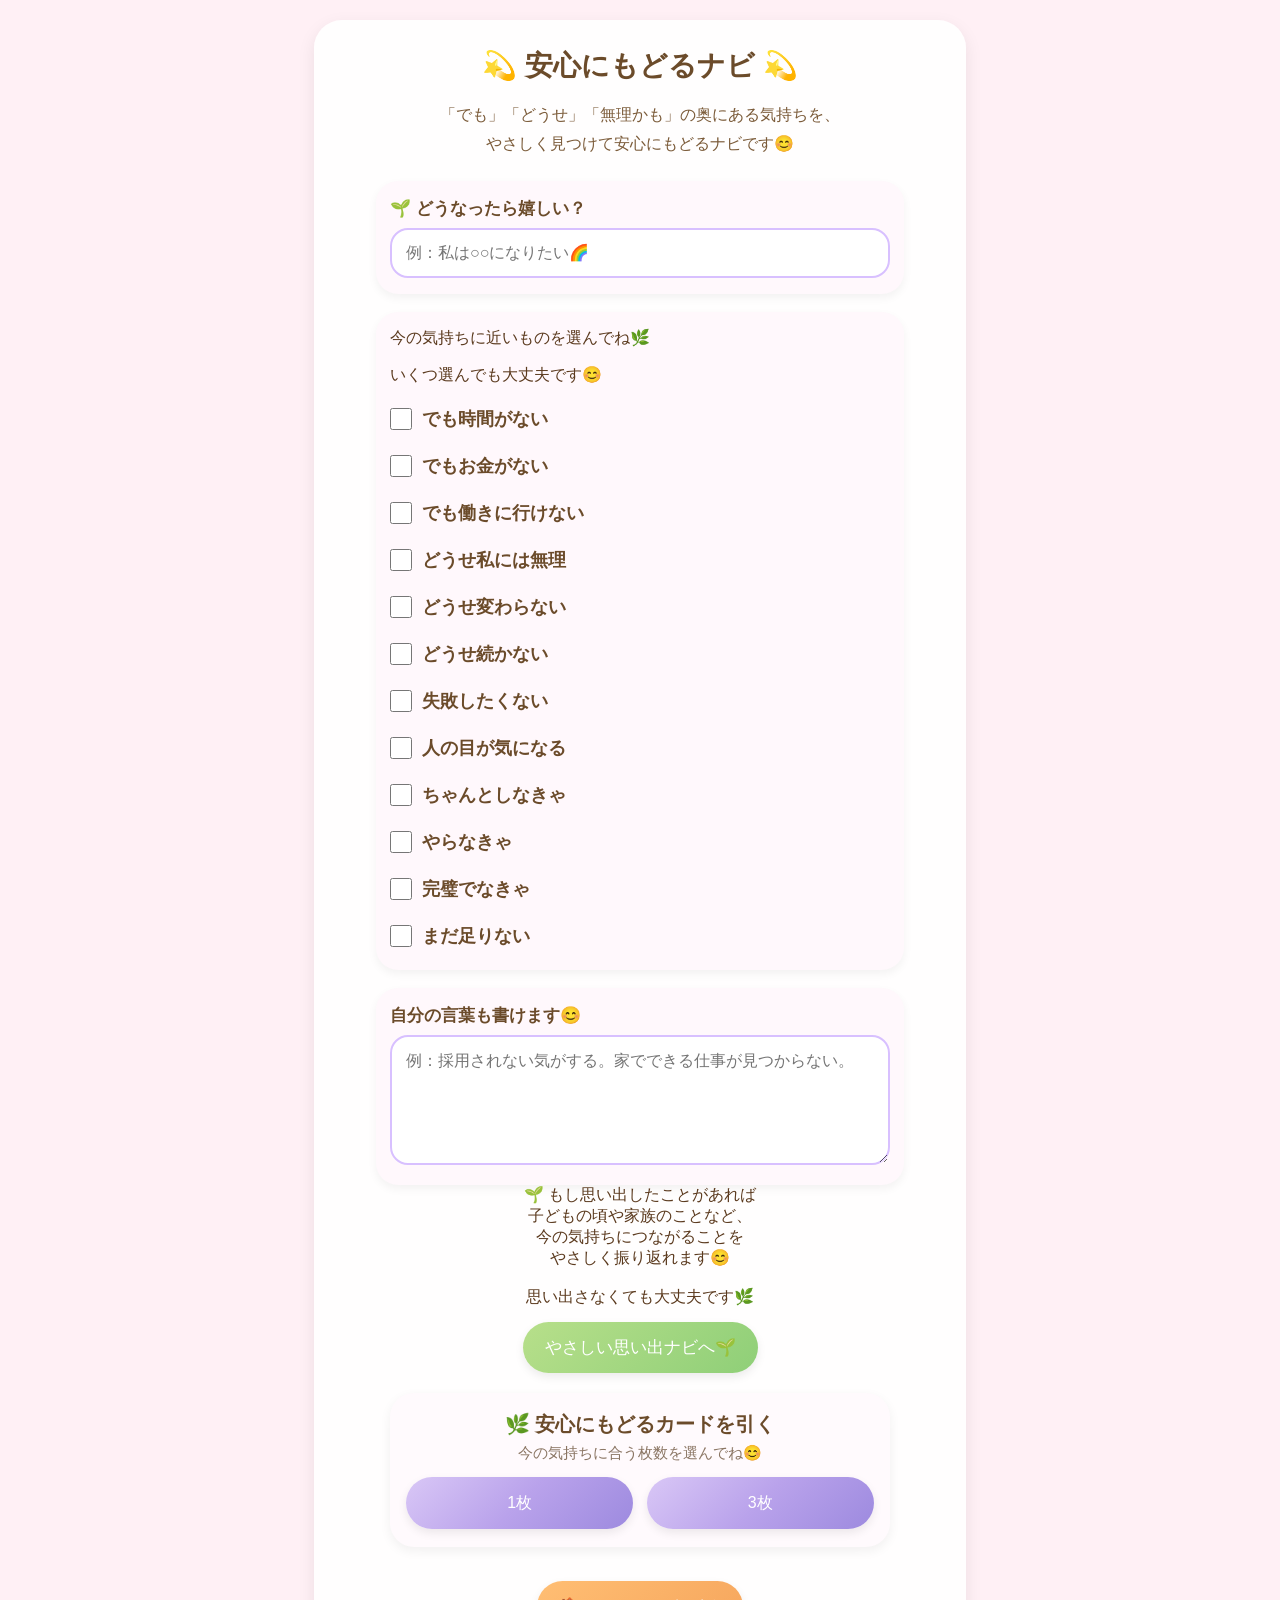
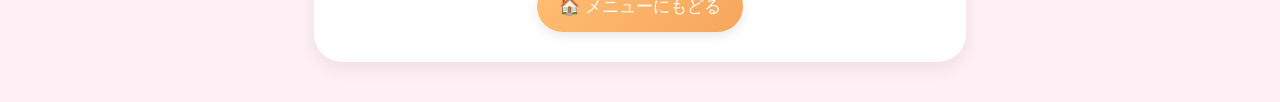
<file: boss-anshin.html>
<!DOCTYPE html>
<html lang="ja">
<head>
  <meta charset="UTF-8">

  <meta
    name="viewport"
    content="width=device-width, initial-scale=1.0"
  >

  <title>AI×タロット＆思い込みカード｜私にもどる総合ワークアプリ</title>

  <link
    rel="stylesheet"
    href="boss-anshin.css"
  >
</head>

<body>

  <div class="main-card">

    <!-- 入力画面 -->
    <div id="inputScreen">

      <h1>💫 安心にもどるナビ 💫</h1>

      <p class="desc">
        「でも」「どうせ」「無理かも」の奥にある気持ちを、<br>
        やさしく見つけて安心にもどるナビです😊
      </p>


      <div class="input-box">

        <label for="theme">
          🌱 どうなったら嬉しい？
        </label>

        <input
          id="theme"
          type="text"
          placeholder="例：私は○○になりたい🌈"
        >

      </div>


      <div class="input-box">

        <div class="input-title">
          今の気持ちに近いものを選んでね🌿
        </div>

        <p class="input-note">
          いくつ選んでも大丈夫です😊
        </p>

        <div class="check-list">

          <label class="check-item">
            <input
              type="checkbox"
              class="block-check"
              value="でも時間がない"
            >
            <span>でも時間がない</span>
          </label>

          <label class="check-item">
            <input
              type="checkbox"
              class="block-check"
              value="でもお金がない"
            >
            <span>でもお金がない</span>
          </label>

          <label class="check-item">
            <input
              type="checkbox"
              class="block-check"
              value="でも働きに行けない"
            >
            <span>でも働きに行けない</span>
          </label>

          <label class="check-item">
            <input
              type="checkbox"
              class="block-check"
              value="どうせ私には無理"
            >
            <span>どうせ私には無理</span>
          </label>

          <label class="check-item">
            <input
              type="checkbox"
              class="block-check"
              value="どうせ変わらない"
            >
            <span>どうせ変わらない</span>
          </label>

          <label class="check-item">
            <input
              type="checkbox"
              class="block-check"
              value="どうせ続かない"
            >
            <span>どうせ続かない</span>
          </label>

          <label class="check-item">
            <input
              type="checkbox"
              class="block-check"
              value="失敗したくない"
            >
            <span>失敗したくない</span>
          </label>

          <label class="check-item">
            <input
              type="checkbox"
              class="block-check"
              value="人の目が気になる"
            >
            <span>人の目が気になる</span>
          </label>

          <label class="check-item">
            <input
              type="checkbox"
              class="block-check"
              value="ちゃんとしなきゃ"
            >
            <span>ちゃんとしなきゃ</span>
          </label>

          <label class="check-item">
            <input
              type="checkbox"
              class="block-check"
              value="やらなきゃ"
            >
            <span>やらなきゃ</span>
          </label>

          <label class="check-item">
            <input
              type="checkbox"
              class="block-check"
              value="完璧でなきゃ"
            >
            <span>完璧でなきゃ</span>
          </label>

          <label class="check-item">
            <input
              type="checkbox"
              class="block-check"
              value="まだ足りない"
            >
            <span>まだ足りない</span>
          </label>

        </div>

      </div>


      <div class="input-box">

        <label for="customBlocks">
          自分の言葉も書けます😊
        </label>

        <textarea
          id="customBlocks"
          placeholder="例：採用されない気がする。家でできる仕事が見つからない。"
        ></textarea>

      </div>


      <!-- チェック項目と自由入力をまとめて入れる場所 -->
      <textarea
        id="blocks"
        class="hidden"
        aria-hidden="true"
      ></textarea>


      <!-- 思い出ナビ -->
      <div class="memory-link-box">

        <div class="memory-link-title">
          🌱 もし思い出したことがあれば
        </div>

        <div class="memory-link-text">
          子どもの頃や家族のことなど、<br>
          今の気持ちにつながることを<br>
          やさしく振り返れます😊
          <br><br>
          思い出さなくても大丈夫です🌿
        </div>

        <div
          id="memorySavedNote"
          class="memory-saved-note hidden"
        >
          🌈 思い出したことが保存されています
        </div>

        <button
          class="memory-btn"
          onclick="goToMemory()"
        >
          やさしい思い出ナビへ🌱
        </button>

      </div>


      <!-- カードを引く -->
      <div class="draw-area">

        <div class="draw-title">
          🌿 安心にもどるカードを引く
        </div>

        <p class="draw-note">
          今の気持ちに合う枚数を選んでね😊
        </p>

        <div class="draw-buttons">

          <button
            class="boss-btn"
            onclick="startDrawOne()"
          >
            1枚
          </button>

          <button
            class="boss-btn"
            onclick="startDrawThree()"
          >
            3枚
          </button>

        </div>

      </div>


      <div class="button-group">

        <button
          class="back-btn"
          onclick="location.href='index.html'"
        >
          🏠 メニューにもどる
        </button>

      </div>

    </div>


    <!-- カード結果画面 -->
    <div
      id="cardScreen"
      class="hidden"
    >

      <h1>🌈 安心にもどるカード 🌈</h1>

      <p class="desc">
        今のあなたに出てきたカードを<br>
        やさしく眺めてみてね😊
      </p>


      <div
        id="cardsArea"
        class="cards-area"
      ></div>


      <button
        id="copyBtn"
        class="copy-btn"
        onclick="copyPrompt()"
        disabled
      >
        🐶 チャッピーGPTへ送る文章をコピー
      </button>


      <p class="note">
        AIの答えは絶対ではなく、<br>
        今の自分をやさしく整理するためのヒントです🌿
      </p>


      <div class="button-group">

        <button
          class="back-btn"
          onclick="backToInput()"
        >
          ↩️ 入力画面に戻る
        </button>

        <button
          class="back-btn"
          onclick="location.href='index.html'"
        >
          🏠 メニューにもどる
        </button>

      </div>

    </div>

  </div>


  <script src="boss-anshin.js"></script>


  <script>
    /* 選んだ気持ちと自由入力をまとめる */
    function collectBlocks(){
      const selected = [];

      document
        .querySelectorAll(".block-check:checked")
        .forEach((checkbox) => {
          selected.push(checkbox.value);
        });

      const customText =
        document
          .getElementById("customBlocks")
          .value
          .trim();

      if(customText){
        selected.push(customText);
      }

      const blocksText = selected.join("\n");

      document.getElementById("blocks").value =
        blocksText;

      return blocksText;
    }


    /* 現在の入力内容を保存する */
    function saveAnshinInputs(){
      const theme =
        document
          .getElementById("theme")
          .value;

      const customBlocks =
        document
          .getElementById("customBlocks")
          .value;

      const selectedBlocks = [];

      document
        .querySelectorAll(".block-check:checked")
        .forEach((checkbox) => {
          selectedBlocks.push(checkbox.value);
        });

      localStorage.setItem(
        "anshinTheme",
        theme
      );

      localStorage.setItem(
        "anshinCustomBlocks",
        customBlocks
      );

      localStorage.setItem(
        "anshinSelectedBlocks",
        JSON.stringify(selectedBlocks)
      );

      collectBlocks();
    }


    /* 保存した入力内容を復元する */
    function loadAnshinInputs(){
      const savedTheme =
        localStorage.getItem("anshinTheme") || "";

      const savedCustomBlocks =
        localStorage.getItem("anshinCustomBlocks") || "";

      let savedSelectedBlocks = [];

      try{
        savedSelectedBlocks =
          JSON.parse(
            localStorage.getItem("anshinSelectedBlocks") ||
            "[]"
          );
      }catch(error){
        savedSelectedBlocks = [];
      }

      document.getElementById("theme").value =
        savedTheme;

      document.getElementById("customBlocks").value =
        savedCustomBlocks;

      document
        .querySelectorAll(".block-check")
        .forEach((checkbox) => {
          checkbox.checked =
            savedSelectedBlocks.includes(checkbox.value);
        });

      collectBlocks();
    }


    /* 思い出ナビへ進む */
    function goToMemory(){
  saveAnshinInputs();

  sessionStorage.setItem(
    "returnFromMemory",
    "true"
  );

  location.href = "omoide.html";
    }


    /* 思い出が保存されているか表示する */
    function updateMemorySavedNote(){
      const memoryChecks =
        localStorage.getItem("memoryChecks");

      const memoryText =
        (
          localStorage.getItem("memoryText") ||
          ""
        ).trim();

      let hasMemoryChecks = false;

      try{
        const parsedChecks =
          JSON.parse(memoryChecks || "[]");

        hasMemoryChecks =
          Array.isArray(parsedChecks) &&
          parsedChecks.length > 0;
      }catch(error){
        hasMemoryChecks = false;
      }

      const note =
        document.getElementById("memorySavedNote");

      if(hasMemoryChecks || memoryText){
        note.classList.remove("hidden");
      }else{
        note.classList.add("hidden");
      }
    }


    /* カードを引く前の確認 */
    function validateInputs(){
      const theme =
        document
          .getElementById("theme")
          .value
          .trim();

      const blocks = collectBlocks();

      if(!theme){
        alert("どうなったら嬉しいか入れてね😊");
        return false;
      }

      if(!blocks){
        alert(
          "今の気持ちに近いものを選ぶか、自分の言葉を入れてね🌿"
        );

        return false;
      }

      saveAnshinInputs();

      return true;
    }


    /* カード結果画面を開く */
    function openCardScreen(){
      document
        .getElementById("inputScreen")
        .classList
        .add("hidden");

      document
        .getElementById("cardScreen")
        .classList
        .remove("hidden");

      window.scrollTo({
        top:0,
        behavior:"smooth"
      });
    }


    function startDrawOne(){
      if(!validateInputs()){
        return;
      }

      openCardScreen();
      drawBossOne();
    }


    function startDrawThree(){
      if(!validateInputs()){
        return;
      }

      openCardScreen();
      drawBossThree();
    }


    function backToInput(){
      document
        .getElementById("cardScreen")
        .classList
        .add("hidden");

      document
        .getElementById("inputScreen")
        .classList
        .remove("hidden");

      window.scrollTo({
        top:0,
        behavior:"smooth"
      });
    }


    /* ページを開いたときの処理 */
window.addEventListener(
  "DOMContentLoaded",
  () => {
    const returnFromMemory =
      sessionStorage.getItem("returnFromMemory") === "true";

    if(returnFromMemory){
      loadAnshinInputs();
      sessionStorage.removeItem("returnFromMemory");
    }else{
      clearAnshinInputs();
    }

    updateMemorySavedNote();

    const themeInput =
      document.getElementById("theme");

    const customBlocksInput =
      document.getElementById("customBlocks");

    themeInput.addEventListener(
      "input",
      saveAnshinInputs
    );

    customBlocksInput.addEventListener(
      "input",
      saveAnshinInputs
    );

    document
      .querySelectorAll(".block-check")
      .forEach((checkbox) => {
        checkbox.addEventListener(
          "change",
          saveAnshinInputs
        );
      });
  }
);

/* 前回の安心ナビ入力を消す */
function clearAnshinInputs(){
  document.getElementById("theme").value = "";
  document.getElementById("customBlocks").value = "";
  document.getElementById("blocks").value = "";

  document
    .querySelectorAll(".block-check")
    .forEach((checkbox) => {
      checkbox.checked = false;
    });

  localStorage.removeItem("anshinTheme");
  localStorage.removeItem("anshinCustomBlocks");
  localStorage.removeItem("anshinSelectedBlocks");
  localStorage.removeItem("memoryChecks");
  localStorage.removeItem("memoryText");
}
    
  </script>

</body>
</html>
</file>
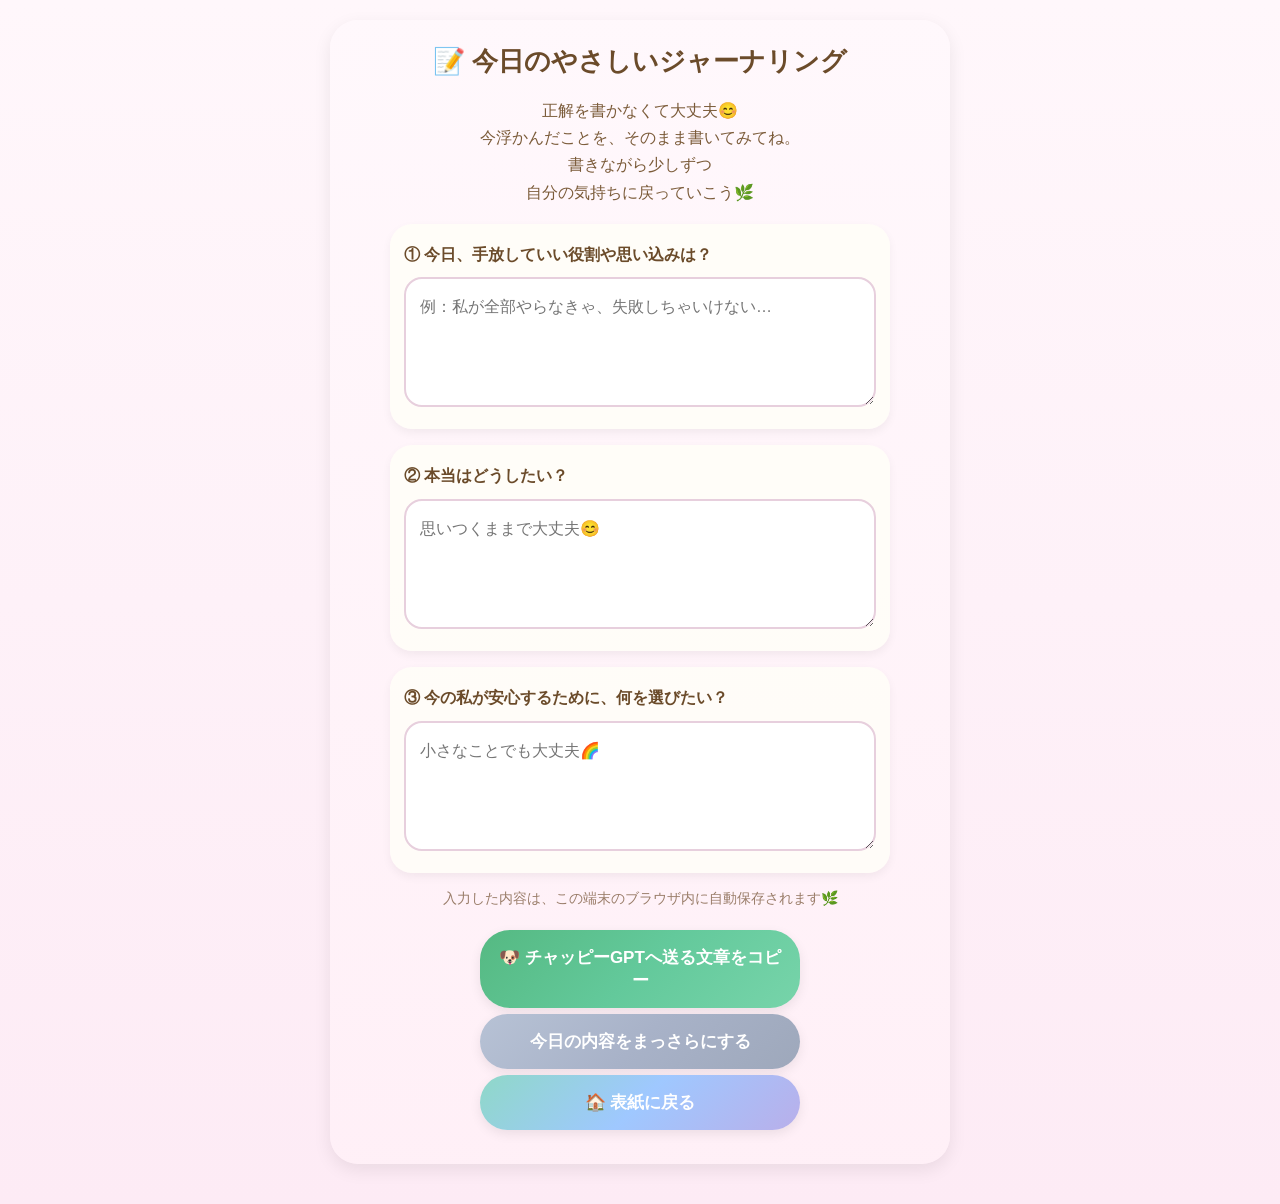
<file: journal.html>
<!DOCTYPE html>
<html lang="ja">
<head>
  <meta charset="UTF-8">
  <meta name="viewport" content="width=device-width, initial-scale=1.0">

  <title>やさしいジャーナリング｜私にもどる総合ワークアプリ</title>

  <link rel="stylesheet" href="bossindex.css">

  <style>
    .journal-title{
      margin:0 0 18px;
      font-size:clamp(17px, 4.5vw, 26px);
      line-height:1.35;
      white-space:nowrap;
    }

    .journal-intro{
      width:92%;
      max-width:500px;
      margin:0 auto 18px;
      color:#7b5b39;
      font-size:16px;
      line-height:1.7;
    }

    .journal-box{
      width:92%;
      max-width:500px;
      margin:16px auto 0;
      padding:18px 14px;
      background:rgba(255,253,248,0.96);
      border-radius:22px;
      box-shadow:0 4px 10px rgba(0,0,0,0.05);
      text-align:left;
    }

    .journal-label{
      display:block;
      margin:0 0 10px;
      color:#6b4b2a;
      font-size:16px;
      font-weight:bold;
      line-height:1.6;
    }

    textarea{
      width:100%;
      min-height:130px;
      resize:vertical;
      border:2px solid #e7cfdd;
      border-radius:18px;
      padding:14px;
      background:#fff;
      color:#5b3a1e;
      font-family:inherit;
      font-size:16px;
      line-height:1.7;
      outline:none;
    }

    textarea:focus{
      border-color:#b9a7df;
      box-shadow:0 0 0 3px rgba(185,167,223,0.15);
    }

    .small-note{
      width:92%;
      max-width:500px;
      margin:14px auto 0;
      color:#9a7d69;
      font-size:14px;
      line-height:1.7;
    }

    .journal-actions{
      margin-top:20px;
    }

    .btn-copy{
      background:linear-gradient(
        135deg,
        #5fbd8a,
        #66c99b,
        #78d0a5
      );
      color:#ffffff;
    }

    .btn-chappy-copy{
      background:linear-gradient(
        135deg,
        #55b982,
        #63c99b,
        #77d4aa
      );
      color:#ffffff;
    }

    .btn-reset{
      background:linear-gradient(
        135deg,
        #b7c2d5,
        #a8b2c8,
        #9ea8bb
      );
    }

    .btn-back{
      background:linear-gradient(
        135deg,
        #8fd8c8,
        #9fc8ff,
        #b9afea
      );
    }

    @media (max-width:480px){
      .journal-intro,
      .journal-box,
      .small-note{
        width:94%;
      }

      textarea{
        min-height:115px;
        font-size:15px;
      }
    }
  </style>
</head>

<body>

  <div class="main-card">

    <h1 class="journal-title">📝 今日のやさしいジャーナリング</h1>

    <p class="journal-intro">
      正解を書かなくて大丈夫😊<br>
      今浮かんだことを、そのまま書いてみてね。<br>
      書きながら少しずつ<br>
      自分の気持ちに戻っていこう🌿
    </p>

    <div class="journal-box">
      <label class="journal-label" for="journal1">
        ① 今日、手放していい役割や思い込みは？
      </label>
      <textarea
        id="journal1"
        placeholder="例：私が全部やらなきゃ、失敗しちゃいけない…"
      ></textarea>
    </div>

    <div class="journal-box">
      <label class="journal-label" for="journal2">
        ② 本当はどうしたい？
      </label>
      <textarea
        id="journal2"
        placeholder="思いつくままで大丈夫😊"
      ></textarea>
    </div>

    <div class="journal-box">
      <label class="journal-label" for="journal3">
        ③ 今の私が安心するために、何を選びたい？
      </label>
      <textarea
        id="journal3"
        placeholder="小さなことでも大丈夫🌈"
      ></textarea>
    </div>

    <p class="small-note">
      入力した内容は、この端末のブラウザ内に自動保存されます🌿
    </p>

    <div class="journal-actions">
      <button class="btn-chappy-copy" onclick="copyAndOpenChappy()">
        🐶 チャッピーGPTへ送る文章をコピー
      </button>

      <button class="btn-reset" onclick="resetJournal()">
        今日の内容をまっさらにする
      </button>

      <button class="btn-back" onclick="location.href='index.html'">
        🏠 表紙に戻る
      </button>
    </div>

  </div>

  <script>
    const journalIds = ["journal1", "journal2", "journal3"];

    window.addEventListener("DOMContentLoaded", () => {
      journalIds.forEach(id => {
        const el = document.getElementById(id);
        el.value = localStorage.getItem("set_" + id) || "";

        el.addEventListener("input", () => {
          localStorage.setItem("set_" + id, el.value);
        });
      });
    });

    function buildJournalText(){
      const j1 = document.getElementById("journal1").value.trim();
      const j2 = document.getElementById("journal2").value.trim();
      const j3 = document.getElementById("journal3").value.trim();

      if(!j1 && !j2 && !j3){
        return "";
      }

      return `【今日のやさしいジャーナリング】

① 今日、手放していい役割や思い込みは？
${j1 || "（未入力）"}

② 本当はどうしたい？
${j2 || "（未入力）"}

③ 今の私が安心するために、何を選びたい？
${j3 || "（未入力）"}

この内容を、責めたり決めつけたりせず
今の私の気持ちをやさしく整理してください🌿`;
    }

    function copyJournal(){
      const text = buildJournalText();

      if(!text){
        alert("まずは今の気持ちを書いてみてね😊");
        return;
      }

      navigator.clipboard.writeText(text)
        .then(() => alert("コピーしたよ🐾"))
        .catch(() => alert("コピーできなかったので、もう一度試してね😊"));
    }

    function copyAndOpenChappy(){
      const text = buildJournalText();

      if(!text){
        alert("まずは今の気持ちを書いてみてね😊");
        return;
      }

      const chappyGptUrl =
        "https://chatgpt.com/g/g-6a521739bdc08191be5387b1993ba520-tiyatuhigpt";

      navigator.clipboard.writeText(text)
        .then(() => {
          alert("コピーしたよ🐾\nチャッピーGPTを開くね😊");
          window.open(chappyGptUrl, "_blank", "noopener,noreferrer");
        })
        .catch(() => alert("コピーできなかったので、もう一度試してね😊"));
    }

    function resetJournal(){
      const ok = confirm("今日のジャーナリングをまっさらにする？");
      if(!ok) return;

      journalIds.forEach(id => {
        const el = document.getElementById(id);
        el.value = "";
        localStorage.removeItem("set_" + id);
      });

      alert("まっさらにしたよ🌿");
    }
  </script>

</body>
</html>
</file>
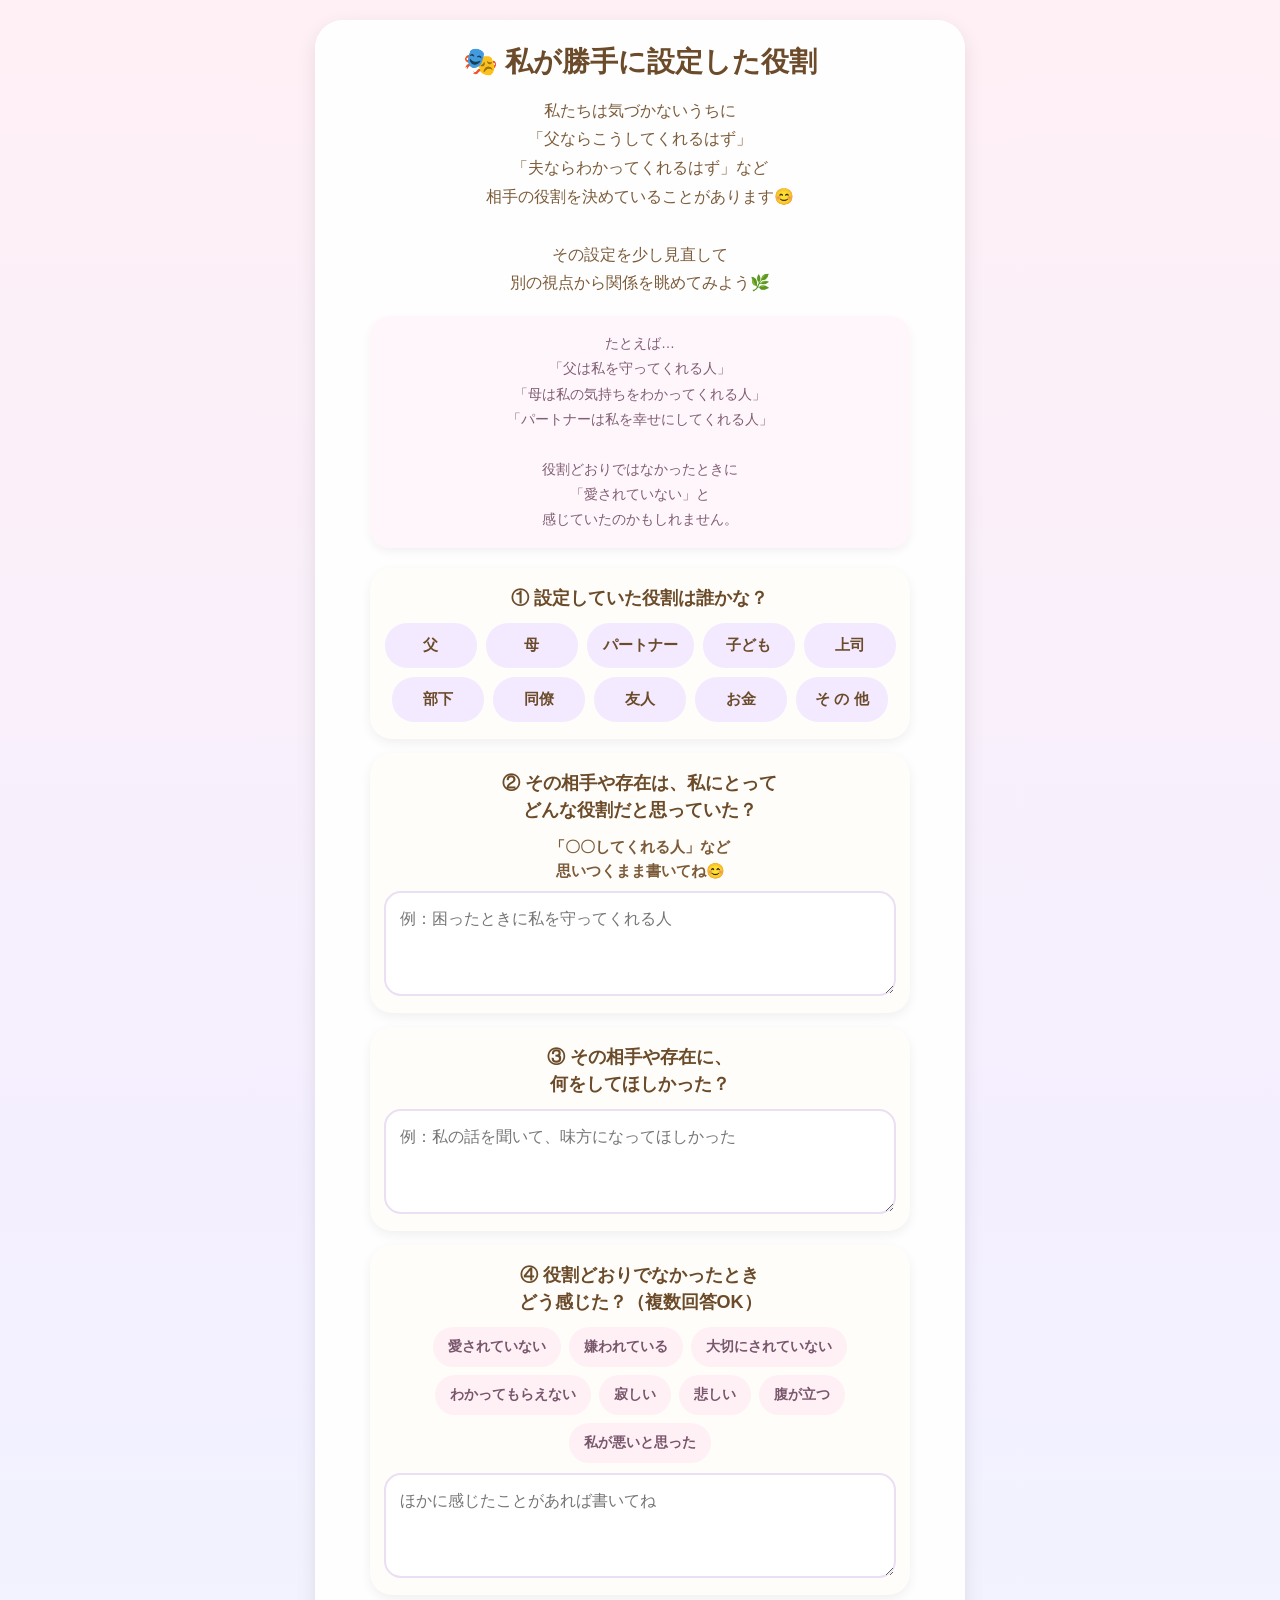
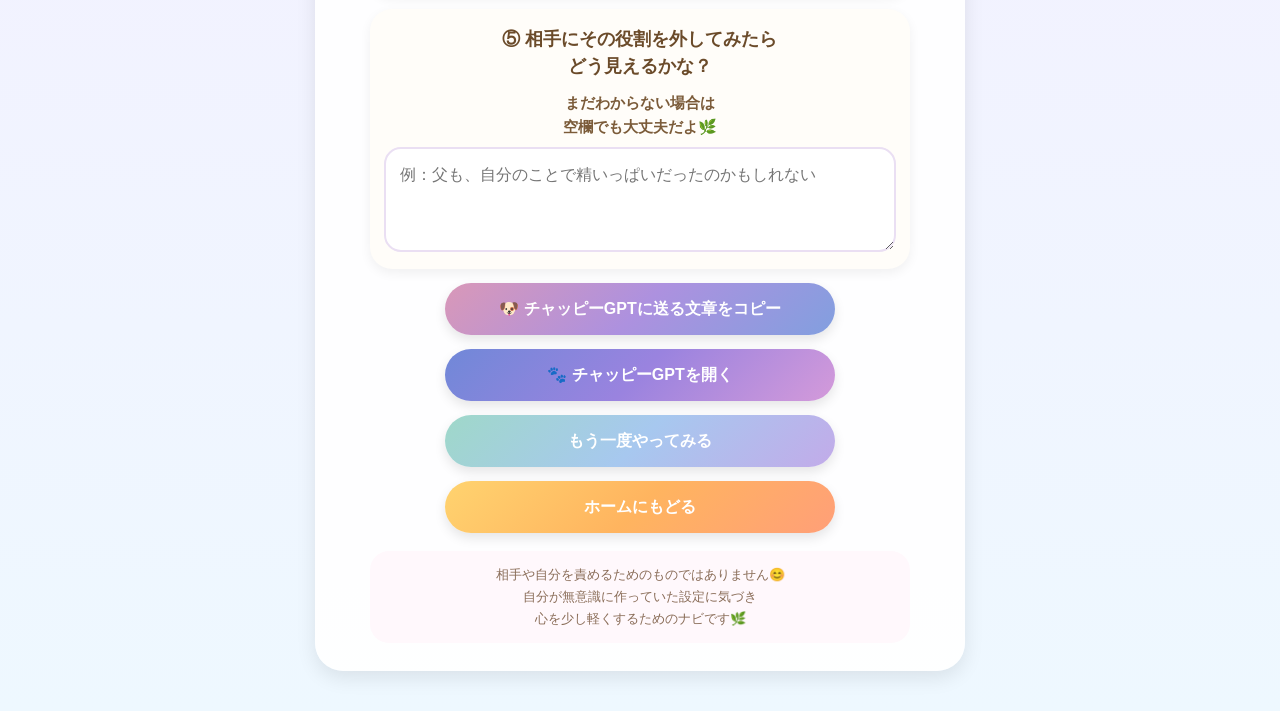
<file: roles.html>
<!DOCTYPE html>
<html lang="ja">
<head>
  <meta charset="UTF-8">

  <meta
    name="viewport"
    content="width=device-width, initial-scale=1.0"
  >

  <title>私が勝手に設定した役割｜チャッピー＆サリー</title>

  <style>
    *{
      box-sizing:border-box;
    }

    body{
      margin:0;
      padding:20px 14px 40px;
      font-family:
        "Hiragino Kaku Gothic ProN",
        "Yu Gothic",
        sans-serif;
      text-align:center;
      color:#5b3a1e;
      background:
        linear-gradient(
          180deg,
          #fff0f5,
          #f4efff,
          #eef8ff
        );
    }

    .main-card{
      width:94%;
      max-width:650px;
      margin:0 auto;
      padding:22px 16px 28px;
      background:rgba(255,255,255,0.94);
      border-radius:28px;
      box-shadow:0 7px 20px rgba(0,0,0,0.09);
    }

    h1{
      margin:0 0 14px;
      color:#6b4b2a;
      font-size:28px;
      line-height:1.45;
    }

    .intro{
      width:94%;
      max-width:540px;
      margin:0 auto 18px;
      color:#7b5b39;
      font-size:16px;
      line-height:1.8;
    }

    .example-box{
      width:94%;
      max-width:540px;
      margin:0 auto 20px;
      padding:15px 14px;
      color:#805d73;
      background:#fff6fb;
      border-radius:20px;
      font-size:14px;
      line-height:1.8;
      box-shadow:0 4px 10px rgba(0,0,0,0.05);
    }

    .step-box{
      width:94%;
      max-width:540px;
      margin:14px auto 0;
      padding:17px 14px;
      background:#fffdf9;
      border-radius:22px;
      box-shadow:0 4px 12px rgba(0,0,0,0.06);
    }

    .step-title{
      margin-bottom:11px;
      color:#6b4b2a;
      font-size:18px;
      font-weight:bold;
      line-height:1.5;
    }

    .relation-buttons{
      display:flex;
      flex-wrap:wrap;
      justify-content:center;
      gap:9px;
    }

    .relation-btn{
      width:auto;
      min-width:92px;
      margin:0;
      padding:11px 14px;
      border:2px solid transparent;
      border-radius:22px;
      color:#6b4b2a;
      background:#f3eaff;
      font-size:15px;
      font-weight:bold;
      cursor:pointer;
      box-shadow:none;
    }

    .relation-btn.selected{
      border-color:#a788d8;
      color:#65428f;
      background:#e7d7ff;
    }

    label{
      display:block;
      margin:0 0 8px;
      color:#7b5b39;
      font-size:15px;
      font-weight:bold;
      line-height:1.6;
    }

    textarea,
    input[type="text"]{
      display:block;
      width:100%;
      padding:13px 14px;
      border:2px solid #eadff3;
      border-radius:17px;
      outline:none;
      color:#5b3a1e;
      background:white;
      font-family:inherit;
      font-size:16px;
      line-height:1.6;
    }

    textarea{
      min-height:105px;
      resize:vertical;
    }

    textarea:focus,
    input[type="text"]:focus{
      border-color:#bea3dd;
      box-shadow:0 0 0 3px rgba(190,163,221,0.15);
    }

    .feeling-buttons{
      display:flex;
      flex-wrap:wrap;
      justify-content:center;
      gap:8px;
      margin-bottom:10px;
    }

    .feeling-btn{
      width:auto;
      margin:0;
      padding:9px 13px;
      border:2px solid transparent;
      border-radius:20px;
      color:#78566b;
      background:#fff0f6;
      font-size:14px;
      font-weight:bold;
      cursor:pointer;
      box-shadow:none;
    }

    .feeling-btn.selected{
      border-color:#dd8eb1;
      color:#9a466c;
      background:#ffdce9;
    }

    .main-button{
      display:block;
      width:92%;
      max-width:390px;
      margin:14px auto 0;
      padding:14px 18px;
      border:none;
      border-radius:28px;
      color:white;
      font-family:inherit;
      font-size:16px;
      font-weight:bold;
      line-height:1.5;
      cursor:pointer;
      box-shadow:0 5px 12px rgba(0,0,0,0.10);
    }

    .main-button:active,
    .relation-btn:active,
    .feeling-btn:active{
      transform:scale(0.98);
    }

    .btn-copy{
      background:
        linear-gradient(
          135deg,
          #d998b8,
          #ad91df,
          #829fdf
        );
    }

    .btn-gpt{
      background:
        linear-gradient(
          135deg,
          #7088d8,
          #9a83df,
          #d49ada
        );
    }

    .btn-reset{
  color:white;
  background:linear-gradient(
    135deg,
    #9fd8c9,
    #a7c8ef,
    #c2abe9
  );
}

.btn-home{
  color:white;
  background:linear-gradient(
    135deg,
    #ffd36f,
    #ffb45f,
    #ff9f78
  );
}

    .result-box{
      display:none;
      width:94%;
      max-width:540px;
      margin:18px auto 0;
      padding:16px 14px;
      color:#6f5270;
      background:#f9f4ff;
      border-radius:20px;
      font-size:15px;
      line-height:1.7;
    }

    .note{
      width:94%;
      max-width:540px;
      margin:18px auto 0;
      padding:13px 14px;
      color:#8a6d58;
      background:#fff8fc;
      border-radius:19px;
      font-size:13px;
      line-height:1.7;
    }

    @media(max-width:480px){
      body{
        padding:15px 9px 32px;
      }

      .main-card{
        width:97%;
        padding:20px 11px 24px;
      }

      h1{
        font-size:23px;
      }

      .intro{
        font-size:15px;
      }

      .step-title{
        font-size:17px;
      }

      .relation-btn{
        min-width:82px;
        padding:10px 11px;
        font-size:14px;
      }

      textarea,
      input[type="text"]{
        font-size:15px;
      }

      .main-button{
        width:96%;
        font-size:15px;
      }
    }
  </style>
</head>

<body>

  <div class="main-card">

    <h1>
      🎭 私が勝手に設定した役割
    </h1>

    <p class="intro">
      私たちは気づかないうちに<br>
      「父ならこうしてくれるはず」<br>
      「夫ならわかってくれるはず」など<br>
      相手の役割を決めていることがあります😊<br><br>

      その設定を少し見直して<br>
      別の視点から関係を眺めてみよう🌿
    </p>

    <div class="example-box">
      たとえば…<br>
      「父は私を守ってくれる人」<br>
      「母は私の気持ちをわかってくれる人」<br>
      「パートナーは私を幸せにしてくれる人」<br><br>

      役割どおりではなかったときに<br>
      「愛されていない」と<br>
      感じていたのかもしれません。
    </div>


    <!-- 1. 相手を選ぶ -->
    <div class="step-box">

      <div class="step-title">
        ① 設定していた役割は誰かな？
      </div>

      <div class="relation-buttons">

        <button
          type="button"
          class="relation-btn"
          onclick="selectRelation(this, '父')"
        >
          父
        </button>

        <button
          type="button"
          class="relation-btn"
          onclick="selectRelation(this, '母')"
        >
          母
        </button>

        <button
          type="button"
          class="relation-btn"
          onclick="selectRelation(this, '夫・妻・パートナー')"
        >
          パートナー
        </button>

        <button
          type="button"
          class="relation-btn"
          onclick="selectRelation(this, '子ども')"
        >
          子ども
        </button>

        <button
          type="button"
          class="relation-btn"
          onclick="selectRelation(this, '上司')"
        >
          上司
        </button>

        <button
          type="button"
          class="relation-btn"
          onclick="selectRelation(this, '部下')"
        >
          部下
        </button>

        <button
          type="button"
          class="relation-btn"
          onclick="selectRelation(this, '同僚')"
        >
          同僚
        </button>

        <button
          type="button"
          class="relation-btn"
          onclick="selectRelation(this, '友人')"
        >
          友人
        </button>

         <button
          type="button"
          class="relation-btn"
          onclick="selectRelation(this, 'お金')"
       >
          お金
         </button>

        <button
          type="button"
          class="relation-btn"
          onclick="selectRelation(this, 'その他')"
        >
           そ の 他 
        </button>

      </div>

      <input
        type="text"
        id="otherRelation"
        placeholder="その他の場合は、相手との関係を入力してね"
        style="display:none; margin-top:12px;"
      >

    </div>


    <!-- 2. 設定した役割 -->
    <div class="step-box">

      <div class="step-title">
        ② その相手や存在は、私にとって<br>
           どんな役割だと思っていた？
      </div>

      <label for="roleText">
        「〇〇してくれる人」など<br>
        思いつくまま書いてね😊
      </label>

      <textarea
        id="roleText"
        placeholder="例：困ったときに私を守ってくれる人"
      ></textarea>

    </div>


    <!-- 3. 期待していたこと -->
    <div class="step-box">

      <div class="step-title">
  ③ その相手や存在に、<br>
  何をしてほしかった？
      </div>
      
      <textarea
        id="wantedText"
        placeholder="例：私の話を聞いて、味方になってほしかった"
      ></textarea>

    </div>


    <!-- 4. 感じたこと -->
    <div class="step-box">

      <div class="step-title">
        ④ 役割どおりでなかったとき<br>
           どう感じた？（複数回答OK）
      </div>

      <div class="feeling-buttons">

        <button
          type="button"
          class="feeling-btn"
          onclick="toggleFeeling(this, '愛されていない')"
        >
          愛されていない
        </button>

        <button
          type="button"
          class="feeling-btn"
          onclick="toggleFeeling(this, '嫌われている')"
        >
          嫌われている
        </button>

        <button
          type="button"
          class="feeling-btn"
          onclick="toggleFeeling(this, '大切にされていない')"
        >
          大切にされていない
        </button>

        <button
          type="button"
          class="feeling-btn"
          onclick="toggleFeeling(this, 'わかってもらえない')"
        >
          わかってもらえない
        </button>

        <button
          type="button"
          class="feeling-btn"
          onclick="toggleFeeling(this, '寂しい')"
        >
          寂しい
        </button>

        <button
          type="button"
          class="feeling-btn"
          onclick="toggleFeeling(this, '悲しい')"
        >
          悲しい
        </button>

        <button
          type="button"
          class="feeling-btn"
          onclick="toggleFeeling(this, '腹が立つ')"
        >
          腹が立つ
        </button>

        <button
          type="button"
          class="feeling-btn"
          onclick="toggleFeeling(this, '私が悪いと思った')"
        >
          私が悪いと思った
        </button>

      </div>

      <textarea
        id="feelingText"
        placeholder="ほかに感じたことがあれば書いてね"
      ></textarea>

    </div>


    <!-- 5. 別の視点 -->
    <div class="step-box">

      <div class="step-title">
        ⑤ 相手にその役割を外してみたら<br>
        どう見えるかな？
      </div>

      <label for="viewText">
        まだわからない場合は<br>
        空欄でも大丈夫だよ🌿
      </label>

      <textarea
        id="viewText"
        placeholder="例：父も、自分のことで精いっぱいだったのかもしれない"
      ></textarea>

    </div>


    <button
      class="main-button btn-copy"
      onclick="copyForChappy()"
    >
      🐶 チャッピーGPTに送る文章をコピー
    </button>

    <button
      class="main-button btn-gpt"
      onclick="openChappyGPT()"
    >
      🐾 チャッピーGPTを開く
    </button>

    <div
      id="resultMessage"
      class="result-box"
    ></div>

    <button
      class="main-button btn-reset"
      onclick="resetForm()"
    >
      もう一度やってみる
    </button>

    <button
      class="main-button btn-home"
      onclick="location.href='index.html'"
    >
      ホームにもどる
    </button>


    <div class="note">
      相手や自分を責めるためのものではありません😊<br>
      自分が無意識に作っていた設定に気づき<br>
      心を少し軽くするためのナビです🌿
    </div>

  </div>


  <script>
    let selectedRelation = "";
    let selectedFeelings = [];


    function selectRelation(button, relation){

      selectedRelation = relation;

      const buttons =
        document.querySelectorAll(".relation-btn");

      buttons.forEach(function(btn){
        btn.classList.remove("selected");
      });

      button.classList.add("selected");

      const otherInput =
        document.getElementById("otherRelation");

      if(relation === "その他"){
        otherInput.style.display = "block";
        otherInput.focus();
      }else{
        otherInput.style.display = "none";
        otherInput.value = "";
      }
    }


    function toggleFeeling(button, feeling){

      const index =
        selectedFeelings.indexOf(feeling);

      if(index === -1){
        selectedFeelings.push(feeling);
        button.classList.add("selected");
      }else{
        selectedFeelings.splice(index, 1);
        button.classList.remove("selected");
      }
    }


    function getRelation(){

      if(selectedRelation === "その他"){

        const otherRelation =
          document
            .getElementById("otherRelation")
            .value
            .trim();

        return otherRelation || "その他の人";
      }

      return selectedRelation;
    }


    async function copyForChappy(){

      const relation = getRelation();

      const roleText =
        document
          .getElementById("roleText")
          .value
          .trim();

      const wantedText =
        document
          .getElementById("wantedText")
          .value
          .trim();

      const feelingText =
        document
          .getElementById("feelingText")
          .value
          .trim();

      const viewText =
        document
          .getElementById("viewText")
          .value
          .trim();


      if(!relation){

        showMessage(
          "まずは、役割を設定していた相手を選んでね😊"
        );

        return;
      }


      if(!roleText){

        showMessage(
          "その人に、どんな役割を設定していたか書いてみてね🌿"
        );

        return;
      }


      let feelings = "";

      if(selectedFeelings.length > 0){
        feelings = selectedFeelings.join("、");
      }

      if(feelingText){

        if(feelings){
          feelings += "、" + feelingText;
        }else{
          feelings = feelingText;
        }
      }

      if(!feelings){
        feelings = "まだよくわからない";
      }


      const copyText =
`「私が勝手に設定した役割」を見直してみたよ🌿

【相手】
${relation}

【私がその人に設定していた役割】
${roleText}

【本当はその人にしてほしかったこと】
${wantedText || "まだよくわからない"}

【役割どおりでなかったときに感じたこと】
${feelings}

【役割を外して見てみたときに思ったこと】
${viewText || "まだ別の視点は思いつかない"}

相手や私を責めるのではなく、
私が無意識に作っていた設定に気づきながら、
別の視点からやさしく整理するのを手伝ってください😊

「愛されていない」「嫌われている」と
決めつけなくてもよい見方があれば教えてください🌈`;


      try{

        await navigator.clipboard.writeText(copyText);

        showMessage(
          "コピーできたよ😊<br>" +
          "次にチャッピーGPTを開いて<br>" +
          "貼り付けて送ってね🐾"
        );

      }catch(error){

        fallbackCopy(copyText);
      }
    }


    function fallbackCopy(text){

      const textarea =
        document.createElement("textarea");

      textarea.value = text;
      textarea.style.position = "fixed";
      textarea.style.opacity = "0";

      document.body.appendChild(textarea);

      textarea.focus();
      textarea.select();

      try{

        document.execCommand("copy");

        showMessage(
          "コピーできたよ😊<br>" +
          "チャッピーGPTに貼り付けてね🐾"
        );

      }catch(error){

        showMessage(
          "コピーできなかったみたい💦<br>" +
          "もう一度ボタンを押してみてね"
        );
      }

      document.body.removeChild(textarea);
    }


    function openChappyGPT(){

      const chappyGptUrl =
        "https://chatgpt.com/g/g-6a521739bdc08191be5387b1993ba520-tiyatuhigpt";

      window.open(
        chappyGptUrl,
        "_blank",
        "noopener,noreferrer"
      );
    }


    function showMessage(message){

      const result =
        document.getElementById("resultMessage");

      result.innerHTML = message;
      result.style.display = "block";

      result.scrollIntoView({
        behavior:"smooth",
        block:"center"
      });
    }


    function resetForm(){

      selectedRelation = "";
      selectedFeelings = [];

      document
        .querySelectorAll(".relation-btn")
        .forEach(function(button){
          button.classList.remove("selected");
        });

      document
        .querySelectorAll(".feeling-btn")
        .forEach(function(button){
          button.classList.remove("selected");
        });

      document.getElementById("otherRelation").value = "";
      document.getElementById("otherRelation").style.display = "none";
      document.getElementById("roleText").value = "";
      document.getElementById("wantedText").value = "";
      document.getElementById("feelingText").value = "";
      document.getElementById("viewText").value = "";

      const result =
        document.getElementById("resultMessage");

      result.innerHTML = "";
      result.style.display = "none";

      window.scrollTo({
        top:0,
        behavior:"smooth"
      });
    }
  </script>

</body>
</html>
</file>
<file: boss-anshin.css>
body{
  font-family:"Hiragino Kaku Gothic ProN", sans-serif;
  text-align:center;
  background:#fff0f5;
  padding:20px 14px 40px;
  color:#5b3a1e;
  margin:0;
}

.main-card{
  width:92%;
  max-width:620px;
  margin:0 auto;
  background:rgba(255,255,255,0.92);
  border-radius:28px;
  padding:26px 16px 30px;
  box-shadow:0 6px 18px rgba(0,0,0,0.08);
}

h1{
  font-size:28px;
  color:#6b4b2a;
  line-height:1.4;
  margin:0 0 14px;
}

.desc{
  font-size:16px;
  line-height:1.8;
  color:#7b5b39;
  margin-bottom:22px;
}

.input-box{
  width:92%;
  max-width:500px;
  margin:18px auto 0;
  padding:16px 14px;
  background:#fff8fc;
  border-radius:22px;
  box-shadow:0 4px 10px rgba(0,0,0,0.05);
  text-align:left;
}

label{
  display:block;
  font-size:17px;
  font-weight:bold;
  color:#6b4b2a;
  margin-bottom:8px;
}

input,textarea{
  width:100%;
  padding:14px;
  border-radius:18px;
  border:2px solid #d8c0ff;
  font-size:16px;
  box-sizing:border-box;
  background:white;
  font-family:inherit;
}

textarea{
  height:130px;
  resize:vertical;
}

button{
  padding:14px 22px;
  margin:14px 6px 0;
  border:none;
  border-radius:28px;
  color:white;
  font-size:17px;
  cursor:pointer;
  box-shadow:0 4px 10px rgba(0,0,0,0.08);
}

.boss-btn{
  background:linear-gradient(135deg,#233b6e,#3f5f9a,#6d85c4);
}

.copy-btn{
  background:linear-gradient(135deg,#f6b1c7,#eab0f5);
}

.copy-btn:disabled{
  opacity:0.4;
  cursor:not-allowed;
}

.back-btn{
  background:linear-gradient(135deg,#ffbe73,#f6a65d);
}

.cards-area{
  display:flex;
  justify-content:center;
  flex-wrap:wrap;
  gap:28px 24px;
  margin:26px auto 0;
}

.mini-card{
  width:220px;
  background:transparent;
  border:none;
  border-radius:0;
  padding:0;
  box-shadow:none;
  box-sizing:border-box;
  text-align:center;
}

.mini-card img{
  width:220px;
  max-width:100%;
  border-radius:14px;
  box-shadow:0 6px 14px rgba(0,0,0,0.18);
  background:white;
  display:block;
}

.card-label{
  font-size:18px;
  color:#6b4b2a;
  margin-top:10px;
  line-height:1.5;
  white-space:normal;
}

.card-name{
  font-size:20px;
  font-weight:normal;
  color:#5b3a1e;
  margin-top:2px;
  line-height:1.5;
  white-space:normal;
}

.note{
  font-size:13px;
  line-height:1.7;
  color:#8a7f76;
  margin:20px auto 0;
  width:90%;
}

.button-group{
  margin-top:10px;
}

.hidden{
  display:none !important;
}

@media(max-width:480px){
  h1{font-size:24px;}
  button{font-size:15px;}
  .desc{font-size:15px;}

  .cards-area{
    gap:28px 24px;
  }

  .mini-card{
    width:42%;
  }

  .mini-card img{
    width:100%;
  }

  .card-label{
    font-size:18px;
  }

  .card-name{
    font-size:20px;
  }
}

/* チェック項目を横並びにする */
.check-list{
  display:flex;
  flex-direction:column;
  gap:14px;
  margin-top:14px;
}

.check-item{
  display:flex;
  align-items:center;
  justify-content:flex-start;
  gap:12px;
  width:100%;
  font-size:18px;
  font-weight:bold;
  color:#6b4b2a;
  text-align:left;
  cursor:pointer;
}

.check-item input[type="checkbox"]{
  width:22px;
  height:22px;
  margin:0;
  flex-shrink:0;
  accent-color:#8f86e8;
}

.check-item span{
  display:block;
  line-height:1.5;
}


/* カードを引くボタンを横並びにする */
#inputScreen .button-group{
  display:flex;
  justify-content:center;
  align-items:stretch;
  flex-wrap:nowrap;
  gap:12px;
  margin-top:20px;
}

#inputScreen .boss-btn{
  width:48%;
  min-width:0;
  margin:0;
  padding:14px 8px;
  font-size:16px;
  line-height:1.5;
}


/* スマホがかなり細い場合だけ縦並び */
@media(max-width:360px){
  #inputScreen .button-group{
    flex-wrap:wrap;
  }

  #inputScreen .boss-btn{
    width:100%;
  }
}

/* チェックボックスだけ、普通の入力欄の設定を解除 */
.check-item{
  display:flex !important;
  align-items:center !important;
  justify-content:flex-start !important;
  gap:10px !important;
  width:100% !important;
  margin:0 !important;
  padding:4px 0 !important;
  text-align:left !important;
}

.check-item input[type="checkbox"]{
  width:22px !important;
  height:22px !important;
  min-width:22px !important;
  max-width:22px !important;
  margin:0 !important;
  padding:0 !important;
  flex:0 0 22px !important;
  border-radius:4px !important;
}

.check-item span{
  display:inline !important;
  width:auto !important;
  margin:0 !important;
  line-height:1.5 !important;
  font-size:18px !important;
  font-weight:bold;
  color:#6b4b2a;
}

.check-list{
  display:flex;
  flex-direction:column;
  gap:12px;
}

.draw-area{
  width:92%;
  max-width:500px;
  margin:20px auto 0;
  padding:18px 14px;
  background:#fffafd;
  border-radius:24px;
  box-shadow:0 4px 12px rgba(0,0,0,0.06);
  box-sizing:border-box;
}

.draw-title{
  font-size:20px;
  font-weight:bold;
  color:#6b4b2a;
  margin-bottom:6px;
}

.draw-note{
  font-size:15px;
  color:#8a7563;
  margin:0 0 14px;
}

.draw-buttons{
  display:flex;
  justify-content:center;
  gap:14px;
}

.draw-buttons .boss-btn{
  width:46%;
  min-width:0;
  margin:0;
  padding:14px 8px;
  font-size:18px;
  background:linear-gradient(
    135deg,
    #d9c7f6,
    #b9a2eb,
    #9d8adf
  );
}

.memory-btn{
  background:linear-gradient(
    135deg,
    #b7df8a,
    #8fcf78
  );
  color:white;
}
</file>
<file: bossindex.css>
*{
  box-sizing:border-box;
}

body{
  font-family:"Hiragino Kaku Gothic ProN", sans-serif;
  text-align:center;
  background:linear-gradient(
    180deg,
    #fff7fb 0%,
    #fdebf5 100%
  );
  padding:20px 14px 40px;
  color:#5b3a1e;
  margin:0;
}

.main-card{
  width:92%;
  max-width:620px;
  margin:0 auto;
  background:linear-gradient(
    180deg,
    rgba(255,248,252,0.96),
    rgba(255,240,247,0.94)
  );
  border-radius:28px;
  padding:24px 16px 28px;
  box-shadow:0 6px 18px rgba(0,0,0,0.08);
}

h1{
  font-size:30px;
  line-height:1.4;
  margin:0 0 14px;
  color:#6b4b2a;
}

.app-subtitle{
  margin:0 0 14px;
  color:#6b4b2a;
  line-height:1.6;
  white-space:nowrap;
  container-type:inline-size;
}

.app-subtitle span{
  font-size:min(14px, 2.2vw);
  font-size:min(14px, 2.8cqw);
  font-weight:bold;
  white-space:nowrap;
}

.hero-img{
  display:block;
  width:90%;
  max-width:460px;
  aspect-ratio:1536 / 814;
  object-fit:cover;
  object-position:center;
  margin:16px auto 20px;
  border-radius:22px;
  box-shadow:0 8px 18px rgba(0,0,0,0.12);
}

.desc{
  font-size:18px;
  line-height:1.65;
  margin:0 0 20px;
  color:#7b5b39;
  white-space:normal;
}

.guide-box{
  width:92%;
  max-width:500px;
  margin:18px auto 0;
  padding:18px 14px;
  background:rgba(255,253,248,0.94);
  border-radius:22px;
  box-shadow:0 4px 10px rgba(0,0,0,0.05);
}

.guide-title{
  font-size:19px;
  color:#6b4b2a;
  margin-bottom:10px;
  font-weight:bold;
  line-height:1.4;
}

.guide-text{
  font-size:16px;
  color:#7b5b39;
  line-height:1.55;
  margin:0 0 12px;
  white-space:normal;
}

button{
  width:90%;
  max-width:320px;
  margin:0 auto 6px;
  display:block;
  border:none;
  border-radius:30px;
  padding:16px 12px;
  font-size:17px;
  font-weight:bold;
  color:white;
  cursor:pointer;
  box-shadow:0 4px 12px rgba(0,0,0,0.08);
  transition:
    transform 0.15s ease,
    opacity 0.15s ease;
}

button:hover{
  transform:translateY(-1px);
}

button:active{
  transform:scale(0.98);
}

.btn-purple{
  background:linear-gradient(
    135deg,
    #f6b1c7,
    #c8a8ff,
    #9aa9ff
  );
}

.btn-chappy{
  background:linear-gradient(
    135deg,
    #7088d8,
    #9a83df,
    #d49ada
  );
}

.btn-breath{
  background:linear-gradient(
    135deg,
    #8fd8c8,
    #9fc8ff,
    #b9afea
  );
}

.btn-switch{
  background:linear-gradient(
    135deg,
    #f9d783,
    #f6b46e,
    #f2a1c8
  );
}

.btn-child{
  background:linear-gradient(
    135deg,
    #e7b3c8,
    #c7a9e8,
    #9eb8e8
  );
}

.btn-joy{
  background:linear-gradient(
    135deg,
    #f6c86f,
    #f2a0b9,
    #b59ce8
  );
}

.btn-role{
  background:linear-gradient(
    135deg,
    #d7a6e8,
    #b99be8,
    #8fa9e8
  );
}

.btn-journal{
  background:linear-gradient(
    135deg,
    #55b982,
    #63c99b,
    #77d4aa
  );
  color:#ffffff;
}

.guide-btn{
  margin-top:10px;
}

.guide-image-wrap{
  width:92%;
  max-width:500px;
  margin:14px auto 0;
  padding:10px;
  background:rgba(255,255,255,0.9);
  border-radius:22px;
  box-shadow:0 6px 16px rgba(0,0,0,0.08);
}

.guide-image{
  display:block;
  width:100%;
  height:auto;
  border-radius:16px;
}

.hidden{
  display:none !important;
}

.important-box{
  width:92%;
  max-width:500px;
  margin:18px auto 0;
  padding:16px 14px;
  background:rgba(255,248,252,0.94);
  border-radius:22px;
  box-shadow:0 4px 10px rgba(0,0,0,0.05);
  color:#8a6d58;
  font-size:15px;
  line-height:1.65;
}

@media (max-width:480px){
  body{
    padding:16px 10px 32px;
  }

  .main-card{
    width:96%;
    padding:20px 12px 24px;
  }

  h1{
    font-size:25px;
  }

  .desc{
    font-size:15px;
    line-height:1.6;
  }

  .guide-title{
    font-size:17px;
  }

  .guide-text{
    font-size:15px;
    line-height:1.5;
  }

  button{
    width:94%;
    font-size:15px;
  }

  .guide-box,
  .guide-image-wrap,
  .important-box{
    width:94%;
  }
}
</file>
